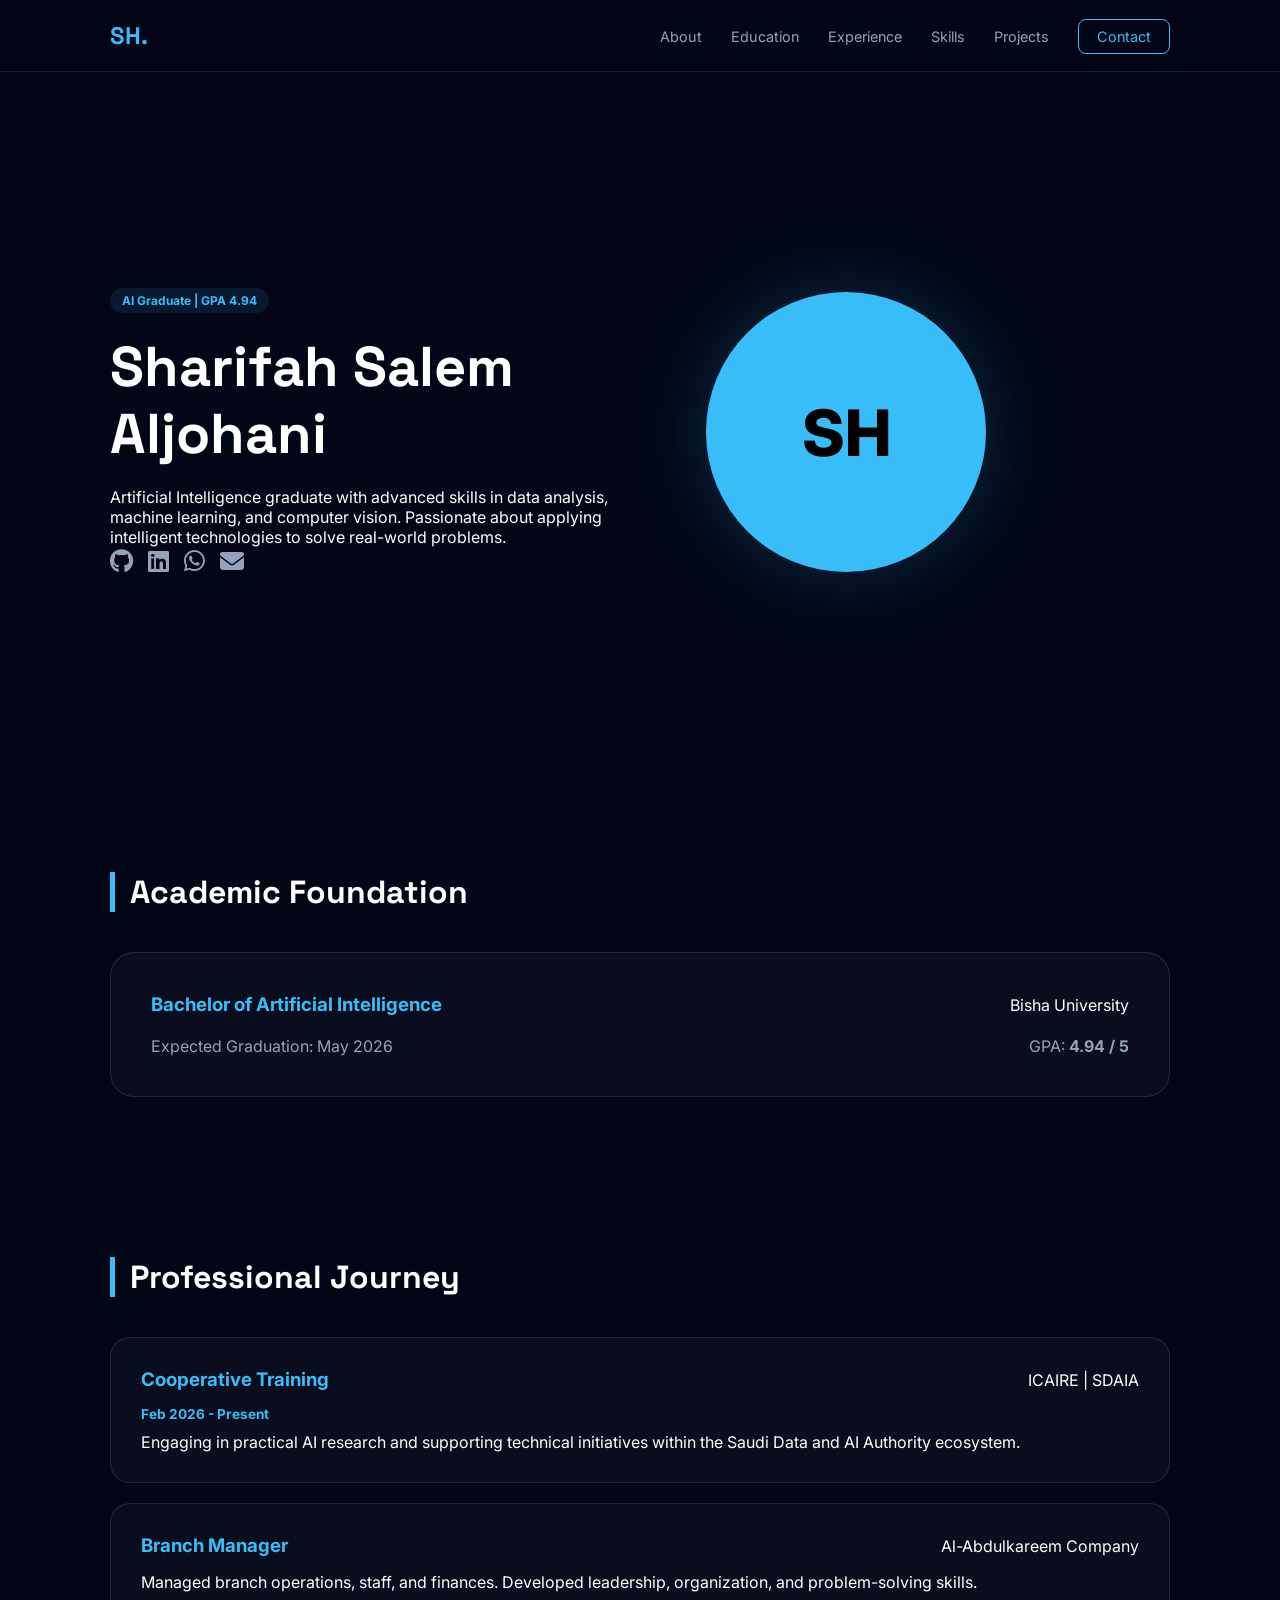
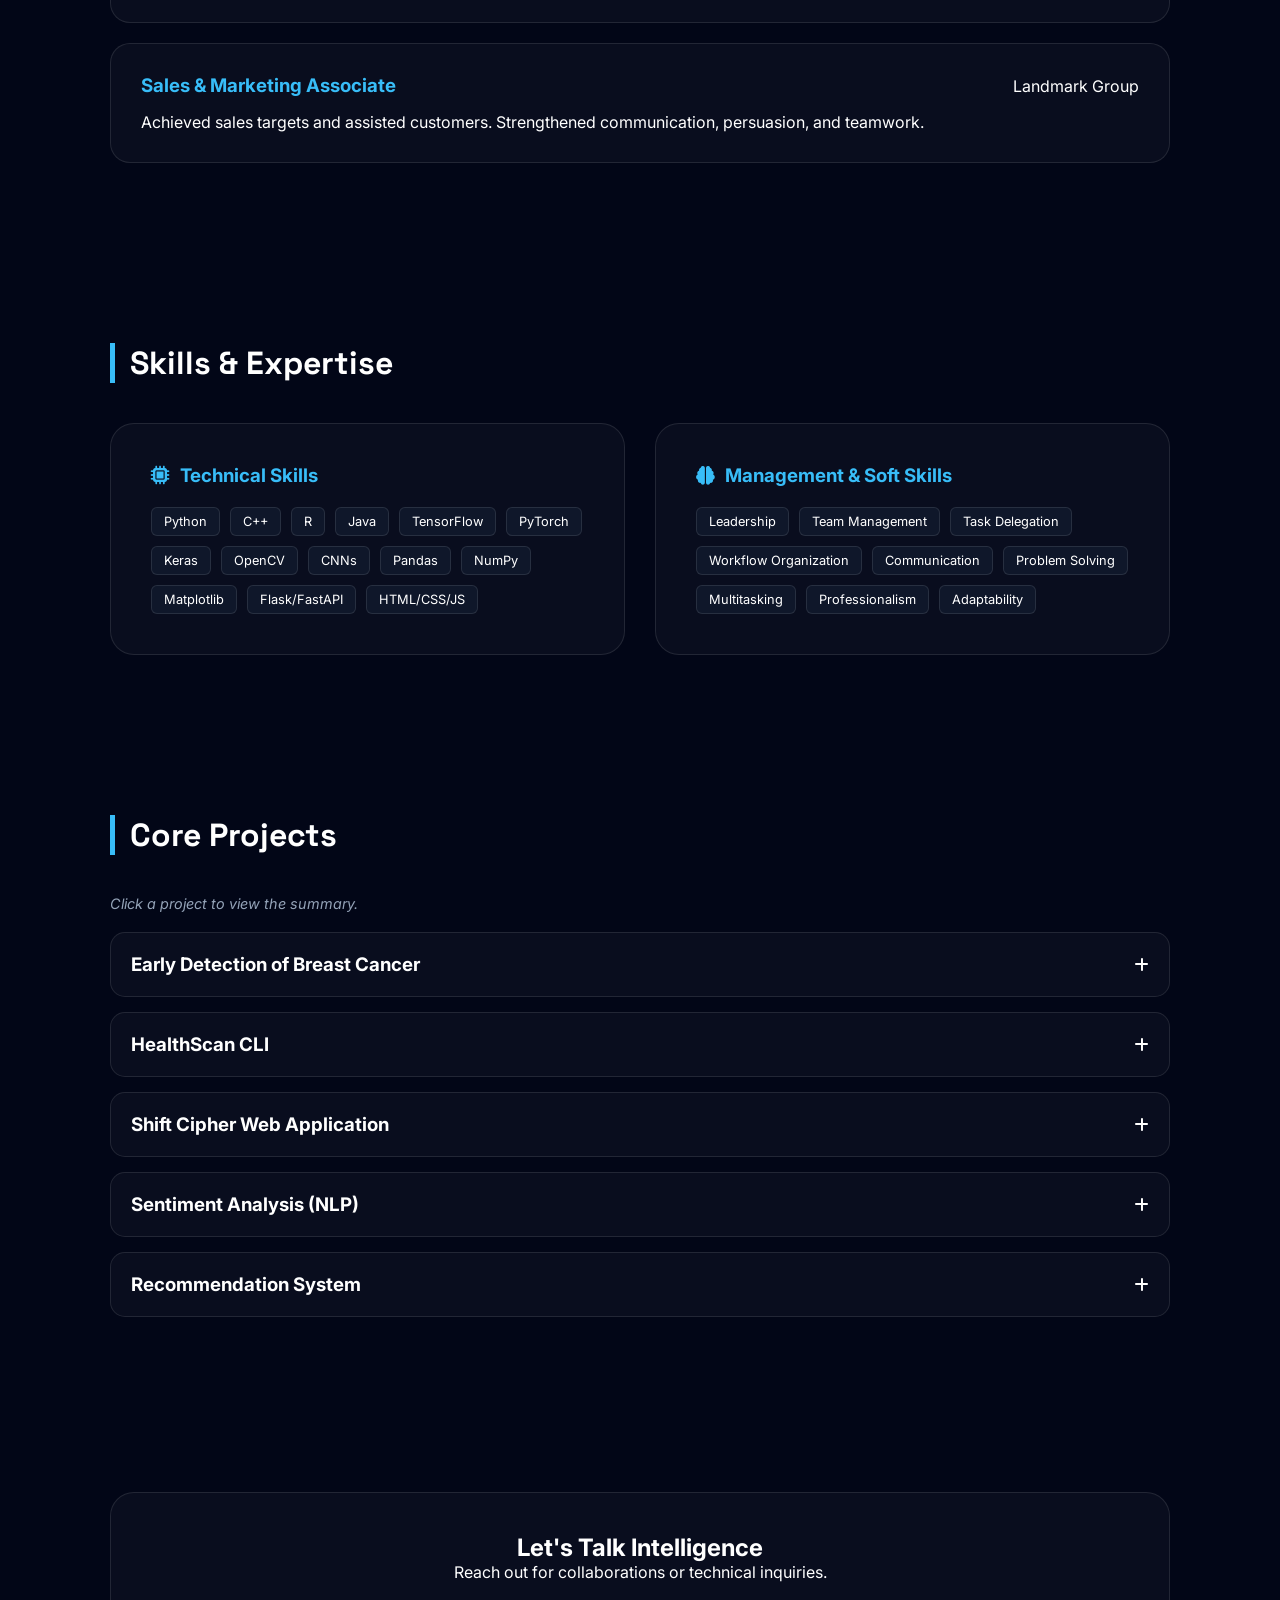
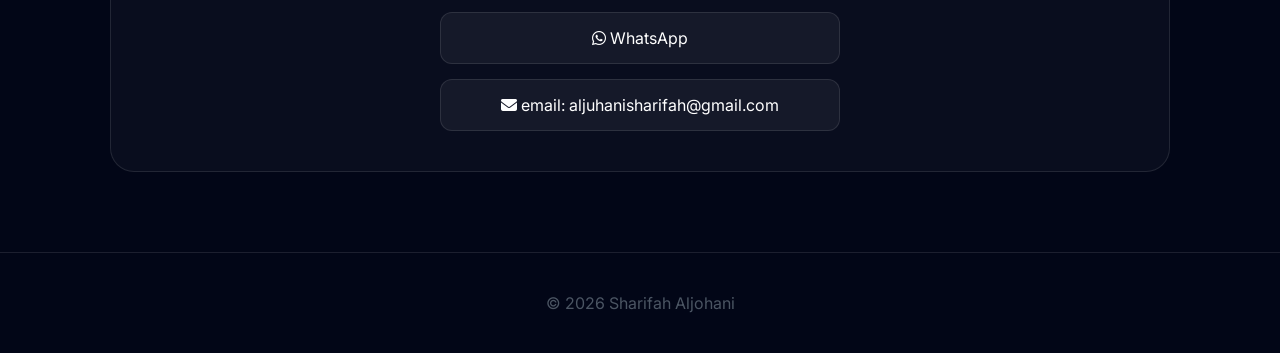
<file: careers/index.html>
<!DOCTYPE html>
<html lang="en">
<head>
    <meta charset="UTF-8">
    <meta name="viewport" content="width=device-width, initial-scale=1.0">
    <title>Sharifah Aljohani | AI Portfolio</title>
    <link rel="stylesheet" href="style.css">
    <link rel="stylesheet" href="https://cdnjs.cloudflare.com/ajax/libs/font-awesome/6.4.0/css/all.min.css">
    <link href="https://fonts.googleapis.com/css2?family=Space+Grotesk:wght@500;700&family=Inter:wght@300;400;600&display=swap" rel="stylesheet">
</head>
<body>

    <header class="navbar">
        <div class="container nav-content">
            <div class="logo">SH<span>.</span></div>
            <nav class="nav-links">
                <a href="#about">About</a>
                <a href="#education">Education</a>
                <a href="#experience">Experience</a>
                <a href="#skills">Skills</a>
                <a href="#projects">Projects</a>
                <a href="#contact" class="contact-btn">Contact</a>
            </nav>
        </div>
    </header>

    <section class="hero">
        <div class="container hero-grid">
            <div class="hero-text">
                <div class="status-badge">AI Graduate | GPA 4.94</div>
                <h1>Sharifah Salem Aljohani</h1>
                <p>Artificial Intelligence graduate with advanced skills in data analysis, machine learning, and computer vision. Passionate about applying intelligent technologies to solve real-world problems.</p>
                <div class="hero-actions">
                    <div class="social-icons">
                        <a href="https://github.com/aljuhanisharifah-cell" target="_blank"><i class="fab fa-github"></i></a>
                        <a href="https://www.linkedin.com/in/sharifah-aljohani-661724389" target="_blank"><i class="fab fa-linkedin"></i></a>
                        <a href="https://wa.me/966591817302" target="_blank"><i class="fab fa-whatsapp"></i></a>
                        <a href="mailto:aljuhanisharifah@gmail.com"><i class="fas fa-envelope"></i></a>
                    </div>
                </div>
            </div>
            <div class="hero-visual">
                <div class="main-circle">SH</div>
            </div>
        </div>
    </section>

    <section id="education" class="section">
        <div class="container">
            <h2 class="section-title">Academic Foundation</h2>
            <div class="edu-card card-glass">
                <div class="edu-header">
                    <h3>Bachelor of Artificial Intelligence</h3>
                    <span class="uni">Bisha University</span>
                </div>
                <div class="edu-footer">
                    <span>Expected Graduation: May 2026</span>
                    <span class="gpa">GPA: <strong>4.94 / 5</strong></span>
                </div>
            </div>
        </div>
    </section>

    <section id="experience" class="section dark-bg">
        <div class="container">
            <h2 class="section-title">Professional Journey</h2>
            <div class="timeline">
                <div class="exp-item card-glass">
                    <div class="exp-header">
                        <h3>Cooperative Training</h3>
                        <span>ICAIRE | SDAIA</span>
                    </div>
                    <span class="date">Feb 2026 - Present</span>
                    <p>Engaging in practical AI research and supporting technical initiatives within the Saudi Data and AI Authority ecosystem.</p>
                </div>
                <div class="exp-item card-glass">
                    <div class="exp-header">
                        <h3>Branch Manager</h3>
                        <span>Al-Abdulkareem Company</span>
                    </div>
                    <p>Managed branch operations, staff, and finances. Developed leadership, organization, and problem-solving skills.</p>
                </div>
                <div class="exp-item card-glass">
                    <div class="exp-header">
                        <h3>Sales & Marketing Associate</h3>
                        <span>Landmark Group</span>
                    </div>
                    <p>Achieved sales targets and assisted customers. Strengthened communication, persuasion, and teamwork.</p>
                </div>
            </div>
        </div>
    </section>

    <section id="skills" class="section">
        <div class="container">
            <h2 class="section-title">Skills & Expertise</h2>
            <div class="skills-grid">
                <div class="skill-card tech card-glass">
                    <h3><i class="fas fa-microchip"></i> Technical Skills</h3>
                    <div class="tags">
                        <span>Python</span><span>C++</span><span>R</span><span>Java</span>
                        <span>TensorFlow</span><span>PyTorch</span><span>Keras</span>
                        <span>OpenCV</span><span>CNNs</span><span>Pandas</span>
                        <span>NumPy</span><span>Matplotlib</span><span>Flask/FastAPI</span>
                        <span>HTML/CSS/JS</span>
                    </div>
                </div>
                <div class="skill-card soft card-glass">
                    <h3><i class="fas fa-brain"></i> Management & Soft Skills</h3>
                    <div class="tags">
                        <span>Leadership</span><span>Team Management</span><span>Task Delegation</span>
                        <span>Workflow Organization</span><span>Communication</span><span>Problem Solving</span>
                        <span>Multitasking</span><span>Professionalism</span><span>Adaptability</span>
                    </div>
                </div>
            </div>
        </div>
    </section>

    <section id="projects" class="section dark-bg">
        <div class="container">
            <h2 class="section-title">Core Projects</h2>
            <p class="instruction">Click a project to view the summary.</p>
            <div class="projects-grid">
                <div class="project-item" onclick="toggleDetails('p1')">
                    <div class="project-header">
                        <h3>Early Detection of Breast Cancer</h3>
                        <i class="fas fa-plus"></i>
                    </div>
                    <div id="p1" class="project-details">
                        <p>Developed an AI model for early detection using YOLOv8, computer vision, and deep learning.</p>
                    </div>
                </div>
                <div class="project-item" onclick="toggleDetails('p2')">
                    <div class="project-header">
                        <h3>HealthScan CLI</h3>
                        <i class="fas fa-plus"></i>
                    </div>
                    <div id="p2" class="project-details">
                        <p>An interactive Python application designed to analyze and interpret medical blood test reports.</p>
                    </div>
                </div>
                <div class="project-item" onclick="toggleDetails('p3')">
                    <div class="project-header">
                        <h3>Shift Cipher Web Application</h3>
                        <i class="fas fa-plus"></i>
                    </div>
                    <div id="p3" class="project-details">
                        <p>Built a web-based encryption tool with an interactive UI using HTML, CSS, and JavaScript.</p>
                    </div>
                </div>
                <div class="project-item" onclick="toggleDetails('p4')">
                    <div class="project-header">
                        <h3>Sentiment Analysis (NLP)</h3>
                        <i class="fas fa-plus"></i>
                    </div>
                    <div id="p4" class="project-details">
                        <p>Implemented a text sentiment classification model using Python and machine learning libraries.</p>
                    </div>
                </div>
                <div class="project-item" onclick="toggleDetails('p5')">
                    <div class="project-header">
                        <h3>Recommendation System</h3>
                        <i class="fas fa-plus"></i>
                    </div>
                    <div id="p5" class="project-details">
                        <p>Built a recommendation engine using collaborative filtering and content-based techniques.</p>
                    </div>
                </div>
            </div>
        </div>
    </section>

    <section id="contact" class="section contact-area">
        <div class="container">
            <div class="contact-card card-glass">
                <h2>Let's Talk Intelligence</h2>
                <p>Reach out for collaborations or technical inquiries.</p>
                <div class="contact-methods">
                    <a href="https://wa.me/966591817302" target="_blank" class="method-btn">
                        <i class="fab fa-whatsapp"></i> WhatsApp
                    </a>
                    <a href="mailto:aljuhanisharifah@gmail.com" class="method-btn">
                        <i class="fas fa-envelope"></i> email: aljuhanisharifah@gmail.com
                    </a>
                </div>
            </div>
        </div>
    </section>

    <footer class="footer">
        <p>&copy; 2026 Sharifah Aljohani </p>
    </footer>

    <script>
        function toggleDetails(id) {
            const el = document.getElementById(id);
            const isOpen = el.style.maxHeight;
            
          
            document.querySelectorAll('.project-details').forEach(d => d.style.maxHeight = null);
            document.querySelectorAll('.project-item i').forEach(i => i.className = 'fas fa-plus');
            
         
            if (!isOpen) {
                el.style.maxHeight = el.scrollHeight + "px";
                el.parentElement.querySelector('i').className = 'fas fa-minus';
            }
        }
    </script>
</body>
</html>
</file>
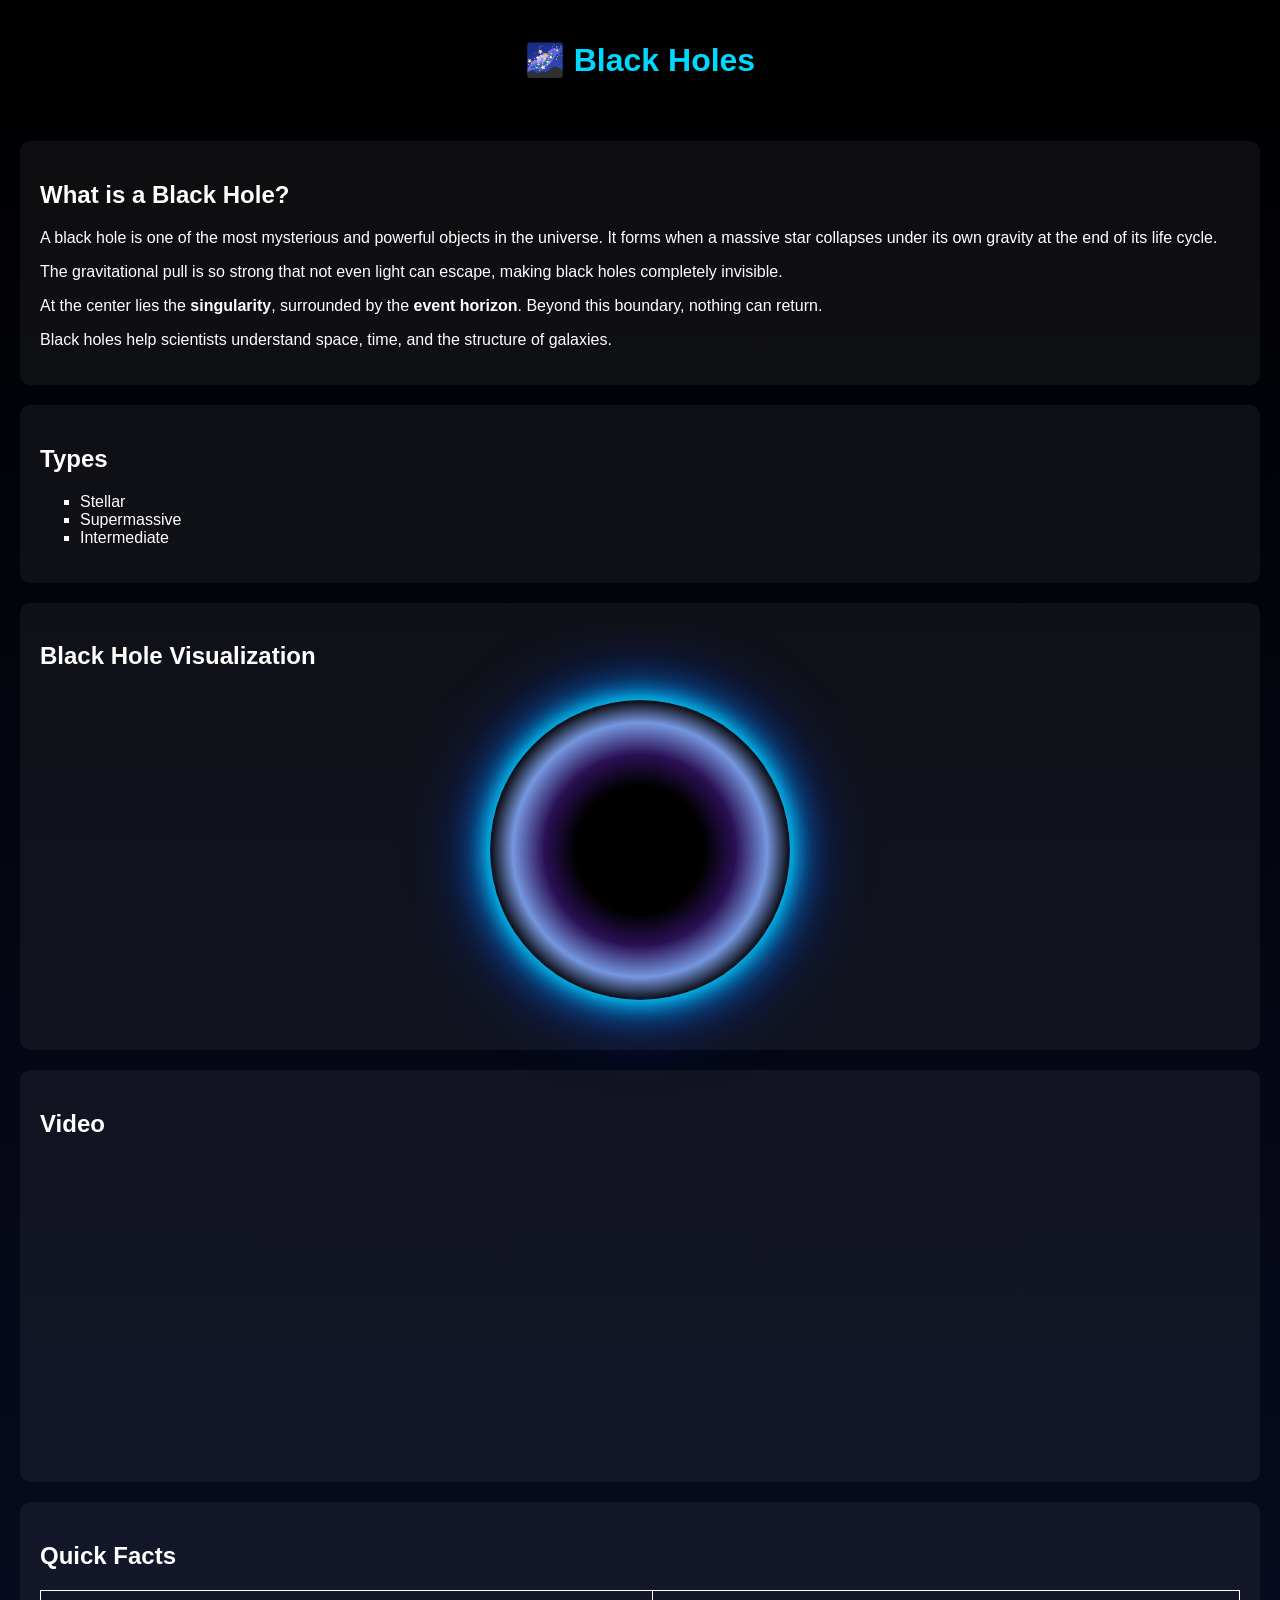
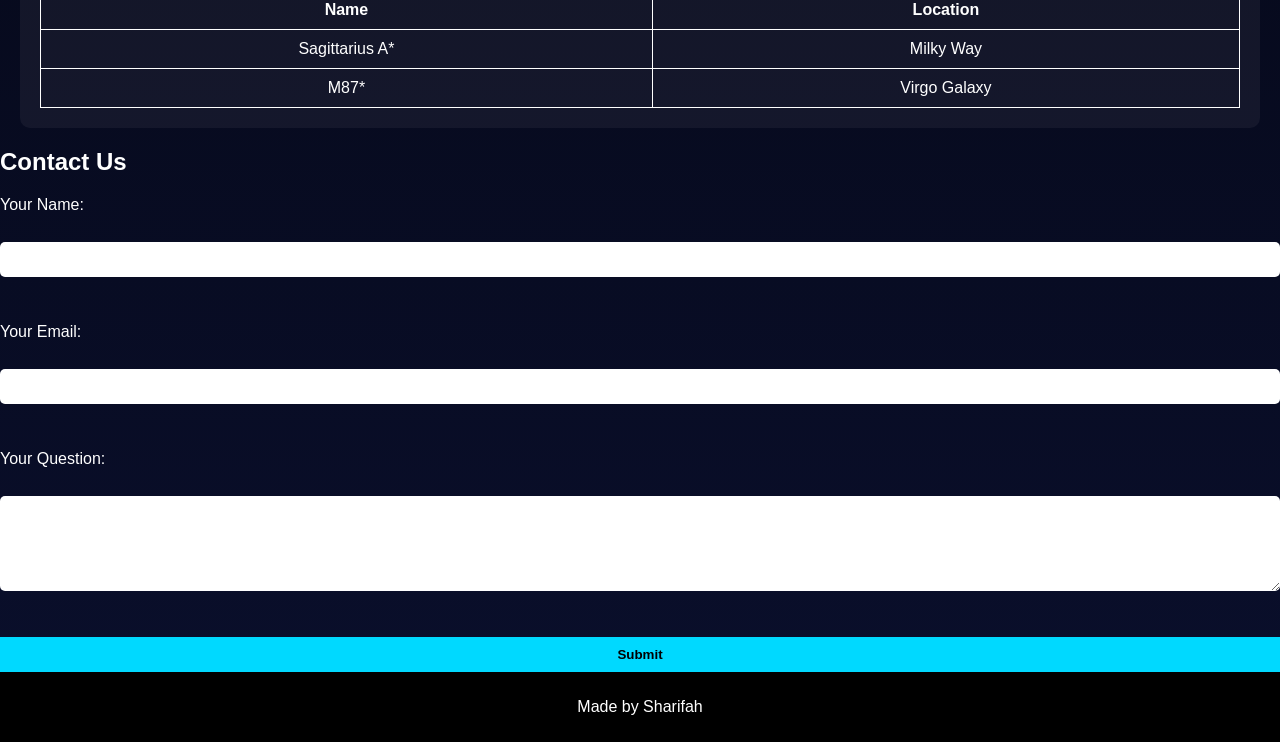
<file: css/introduction/index.html>
<!DOCTYPE html>
<html lang="en">
<head>
    <meta charset="UTF-8">
    <title>Black Holes</title>
    <link rel="stylesheet" href="style.css">
</head>
<body>

<header>
    <h1>🌌 Black Holes</h1>
</header>

<main>

<section class="intro">
    <h2>What is a Black Hole?</h2>

    <p>
        A black hole is one of the most mysterious and powerful objects in the universe.
        It forms when a massive star collapses under its own gravity at the end of its life cycle.
    </p>

    <p>
        The gravitational pull is so strong that not even light can escape,
        making black holes completely invisible.
    </p>

    <p>
        At the center lies the <b>singularity</b>, surrounded by the <b>event horizon</b>.
        Beyond this boundary, nothing can return.
    </p>

    <p>
        Black holes help scientists understand space, time, and the structure of galaxies.
    </p>
</section>

<section>
    <h2>Types</h2>
    <ul>
        <li>Stellar</li>
        <li>Supermassive</li>
        <li>Intermediate</li>
    </ul>
</section>

<section class="image-section">
    <h2>Black Hole Visualization</h2>
    <div class="black-hole"></div>
</section>

<section>
    <h2>Video</h2>
    <iframe src="https://www.youtube.com/embed/e-P5IFTqB98"></iframe>
</section>

<section>
    <h2>Quick Facts</h2>
    <table>
        <tr>
            <th>Name</th>
            <th>Location</th>
        </tr>
        <tr>
            <td>Sagittarius A*</td>
            <td>Milky Way</td>
        </tr>
        <tr>
            <td>M87*</td>
            <td>Virgo Galaxy</td>
        </tr>
    </table>
</section>

<h2>Contact Us</h2>
<form action="mailto:aljuhanisharifah@gmail.com" method="post" enctype="text/plain">
    <label>Your Name:</label><br>
    <input type="text" name="name" required><br><br>

    <label>Your Email:</label><br>
    <input type="email" name="user_email" required><br><br>

    <label>Your Question:</label><br>
    <textarea name="message" rows="5" required></textarea><br><br>

    <button type="submit">Submit</button>
</form>
</section>

</main>

<footer>
    <p>Made  by Sharifah</p>
</footer>

</body>
</html>
</file>
<file: careers/style.css>
:root {
    --bg: #020617;
    --primary: #38bdf8;
    --glass: rgba(255, 255, 255, 0.03);
    --border: rgba(255, 255, 255, 0.1);
    --text-dim: #94a3b8;
    --font-heading: 'Space Grotesk', sans-serif;
}

* { margin: 0; padding: 0; box-sizing: border-box; scroll-behavior: smooth; }
body { background: var(--bg); color: white; font-family: 'Inter', sans-serif; }
.container { max-width: 1100px; margin: 0 auto; padding: 0 20px; }

/* Navbar */
.navbar { padding: 20px 0; border-bottom: 1px solid var(--border); position: sticky; top: 0; background: rgba(2, 6, 23, 0.9); backdrop-filter: blur(12px); z-index: 1000; }
.nav-content { display: flex; justify-content: space-between; align-items: center; }
.logo { font-family: var(--font-heading); font-size: 1.5rem; font-weight: bold; color: var(--primary); }
.nav-links a { text-decoration: none; color: var(--text-dim); margin-left: 25px; font-size: 0.9rem; transition: 0.3s; }
.nav-links a:hover { color: white; }
.contact-btn { border: 1px solid var(--primary); padding: 8px 18px; border-radius: 8px; color: var(--primary) !important; }

/* Hero */
.hero { padding: 100px 0; min-height: 80vh; display: flex; align-items: center; }
.hero-grid { display: grid; grid-template-columns: 1.2fr 1fr; gap: 40px; align-items: center; }
.status-badge { background: rgba(56, 189, 248, 0.1); color: var(--primary); padding: 5px 12px; border-radius: 20px; font-size: 0.75rem; font-weight: bold; width: fit-content; margin-bottom: 20px; }
h1 { font-family: var(--font-heading); font-size: 3.5rem; line-height: 1.2; margin-bottom: 20px; }
.hero-actions { display: flex; align-items: center; gap: 25px; }
.social-icons { display: flex; gap: 15px; font-size: 1.5rem; }
.social-icons a { color: var(--text-dim); transition: 0.3s; }
.social-icons a:hover { color: var(--primary); transform: translateY(-3px); }
.main-circle { width: 280px; height: 280px; background: var(--primary); border-radius: 50%; display: flex; align-items: center; justify-content: center; font-size: 4rem; font-weight: 800; color: black; box-shadow: 0 0 80px rgba(56, 189, 248, 0.2); }

/* Common Sections */
.section { padding: 80px 0; }
.section-title { font-family: var(--font-heading); font-size: 2rem; margin-bottom: 40px; border-left: 5px solid var(--primary); padding-left: 15px; }
.card-glass { background: var(--glass); border: 1px solid var(--border); border-radius: 24px; padding: 40px; transition: 0.3s; }

/* Education & Experience */
.edu-header, .exp-header { display: flex; justify-content: space-between; align-items: center; margin-bottom: 15px; }
.edu-header h3, .exp-header h3 { color: var(--primary); }
.edu-footer { display: flex; justify-content: space-between; margin-top: 20px; color: var(--text-dim); }
.exp-item { margin-bottom: 20px; padding: 30px; border-radius: 20px; background: var(--glass); border: 1px solid var(--border); }
.date { color: var(--primary); font-size: 0.85rem; font-weight: bold; display: block; margin-bottom: 10px; }

/* Skills */
.skills-grid { display: grid; grid-template-columns: 1fr 1fr; gap: 30px; }
.skill-card h3 { margin-bottom: 20px; color: var(--primary); display: flex; align-items: center; gap: 10px; }
.tags { display: flex; flex-wrap: wrap; gap: 10px; }
.tags span { background: #0f172a; padding: 6px 12px; border-radius: 6px; font-size: 0.8rem; border: 1px solid var(--border); }

/* Projects Interactive */
.instruction { color: var(--text-dim); margin-bottom: 20px; font-size: 0.9rem; font-style: italic; }
.project-item { background: var(--glass); border: 1px solid var(--border); border-radius: 15px; margin-bottom: 15px; cursor: pointer; transition: 0.3s; overflow: hidden; }
.project-header { padding: 20px; display: flex; justify-content: space-between; align-items: center; }
.project-details { max-height: 0; overflow: hidden; transition: max-height 0.3s ease-out; background: rgba(0,0,0,0.2); }
.project-details p { padding: 20px; color: var(--text-dim); font-size: 0.95rem; line-height: 1.6; }

/* Contact */
.contact-card { text-align: center; }
.contact-methods { display: flex; flex-direction: column; gap: 15px; align-items: center; margin-top: 30px; }
.method-btn { text-decoration: none; color: white; background: rgba(255,255,255,0.05); padding: 15px 30px; border-radius: 12px; border: 1px solid var(--border); transition: 0.3s; width: 100%; max-width: 400px; }
.method-btn:hover { background: var(--primary); color: black; border-color: var(--primary); }

footer { text-align: center; padding: 40px; color: #4b5563; border-top: 1px solid var(--border); }

@media (max-width: 800px) { .hero-grid, .skills-grid, .edu-header, .exp-header { grid-template-columns: 1fr; flex-direction: column; text-align: center; } .main-circle { margin: 40px auto; } .hero-actions { justify-content: center; } }
</file>
<file: css/introduction/style.css>
body {
    margin: 0;
    font-family: Arial;
    background: linear-gradient(to bottom, #000000, #0a0f2c);
    color: white;
}

/* Header */
header {
    text-align: center;
    padding: 20px;
    background: black;
}

h1 {
    color: #00d9ff;
}

/* Sections */
section {
    padding: 20px;
    margin: 20px;
    border-radius: 10px;
    background: rgba(255, 255, 255, 0.05);
}

/* Lists */
ul {
    list-style: square;
}

/* 🌌 Black Hole Animation */
.black-hole {
    width: 300px;
    height: 300px;
    margin: 30px auto;
    border-radius: 50%;

    background: radial-gradient(circle at center,
        black 30%,
        #2b1055 45%,
        #7597de 60%,
        transparent 70%
    );

    box-shadow:
        0 0 20px #00d9ff,
        0 0 40px #00d9ff,
        0 0 80px #0044ff;

    animation: spin 10s linear infinite, pulse 3s ease-in-out infinite;
}

/* دوران */
@keyframes spin {
    from { transform: rotate(0deg); }
    to { transform: rotate(360deg); }
}

/* نبض */
@keyframes pulse {
    0%, 100% { transform: scale(1); }
    50% { transform: scale(1.1); }
}

/* Video */
iframe {
    width: 100%;
    height: 300px;
    border: none;
    border-radius: 10px;
}

/* Table */
table {
    width: 100%;
    border-collapse: collapse;
}

th, td {
    border: 1px solid white;
    padding: 10px;
    text-align: center;
}

/* Form */
form {
    display: flex;
    flex-direction: column;
}

input, textarea {
    margin: 10px 0;
    padding: 10px;
    border-radius: 5px;
    border: none;
}

button {
    padding: 10px;
    background: #00d9ff;
    border: none;
    cursor: pointer;
    font-weight: bold;
}

button:hover {
    background: #0099cc;
}

/* Footer */
footer {
    text-align: center;
    padding: 10px;
    background: black;
}
</file>
